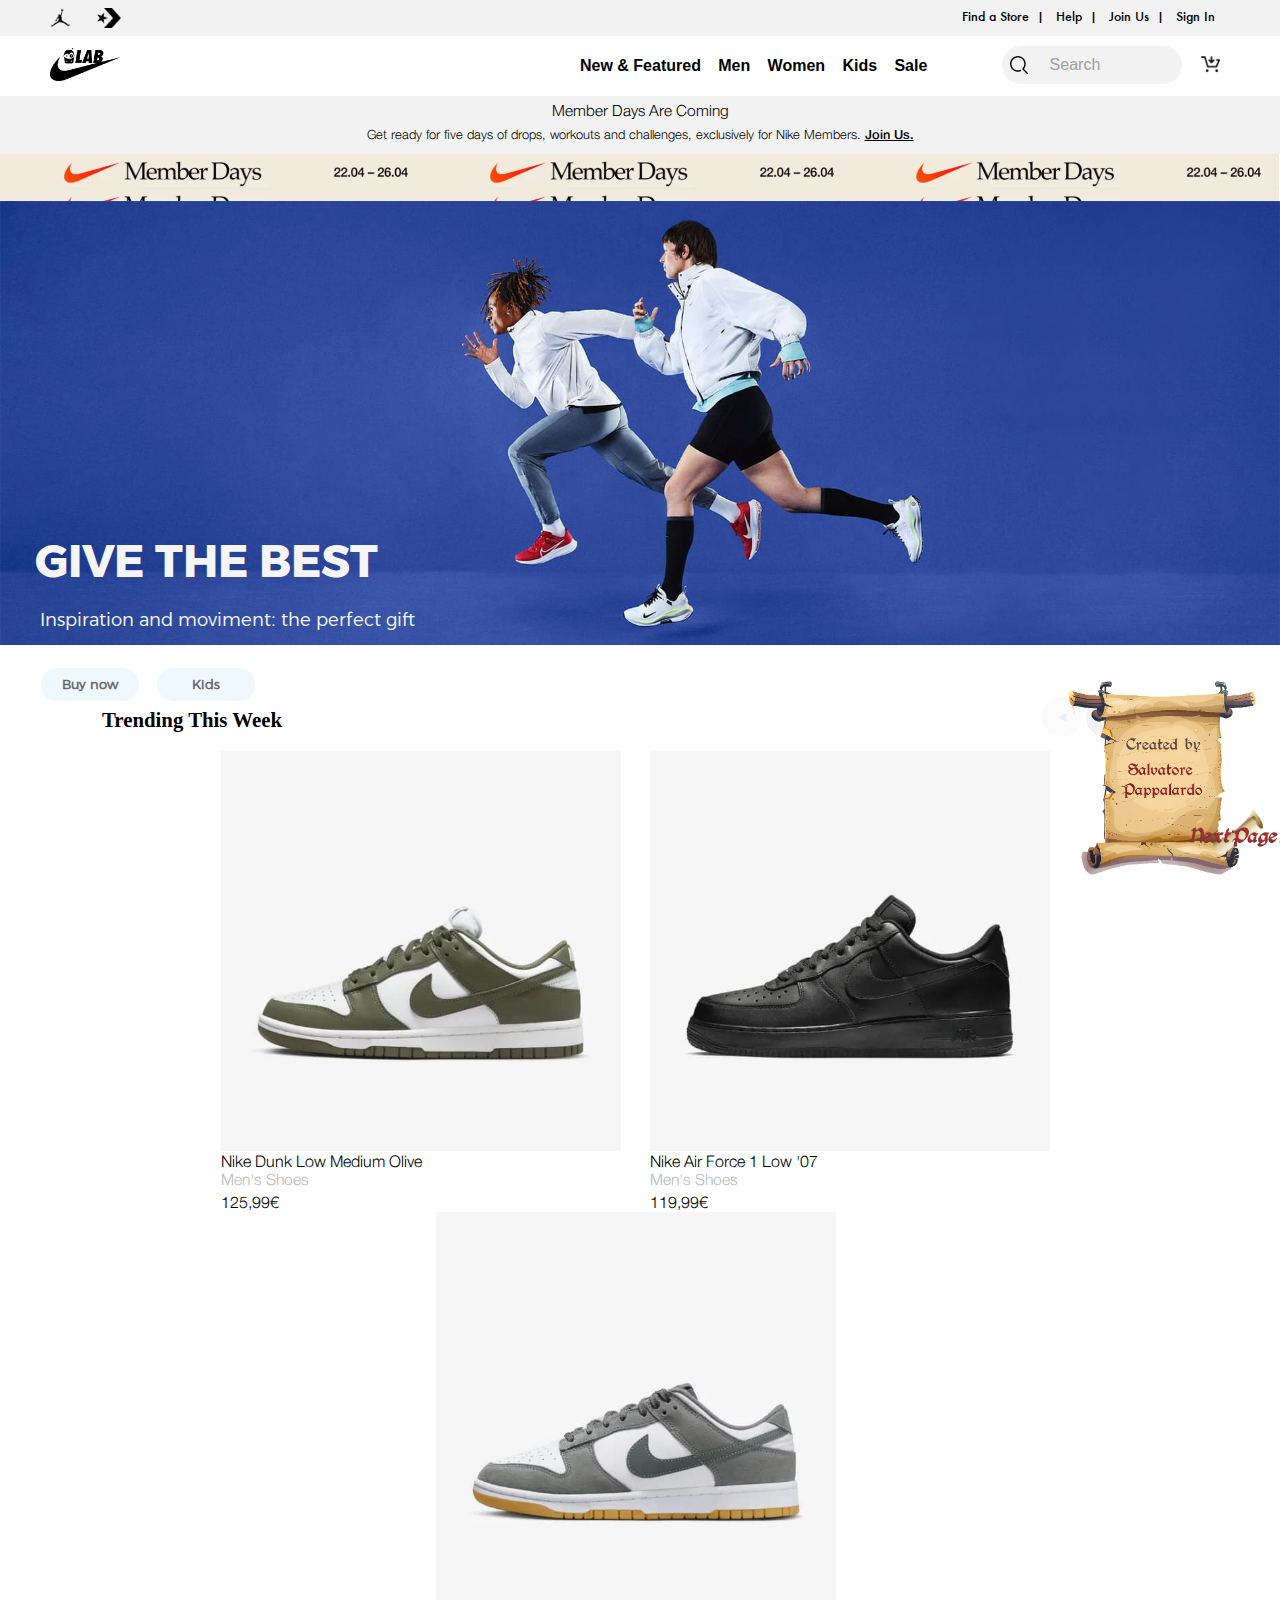
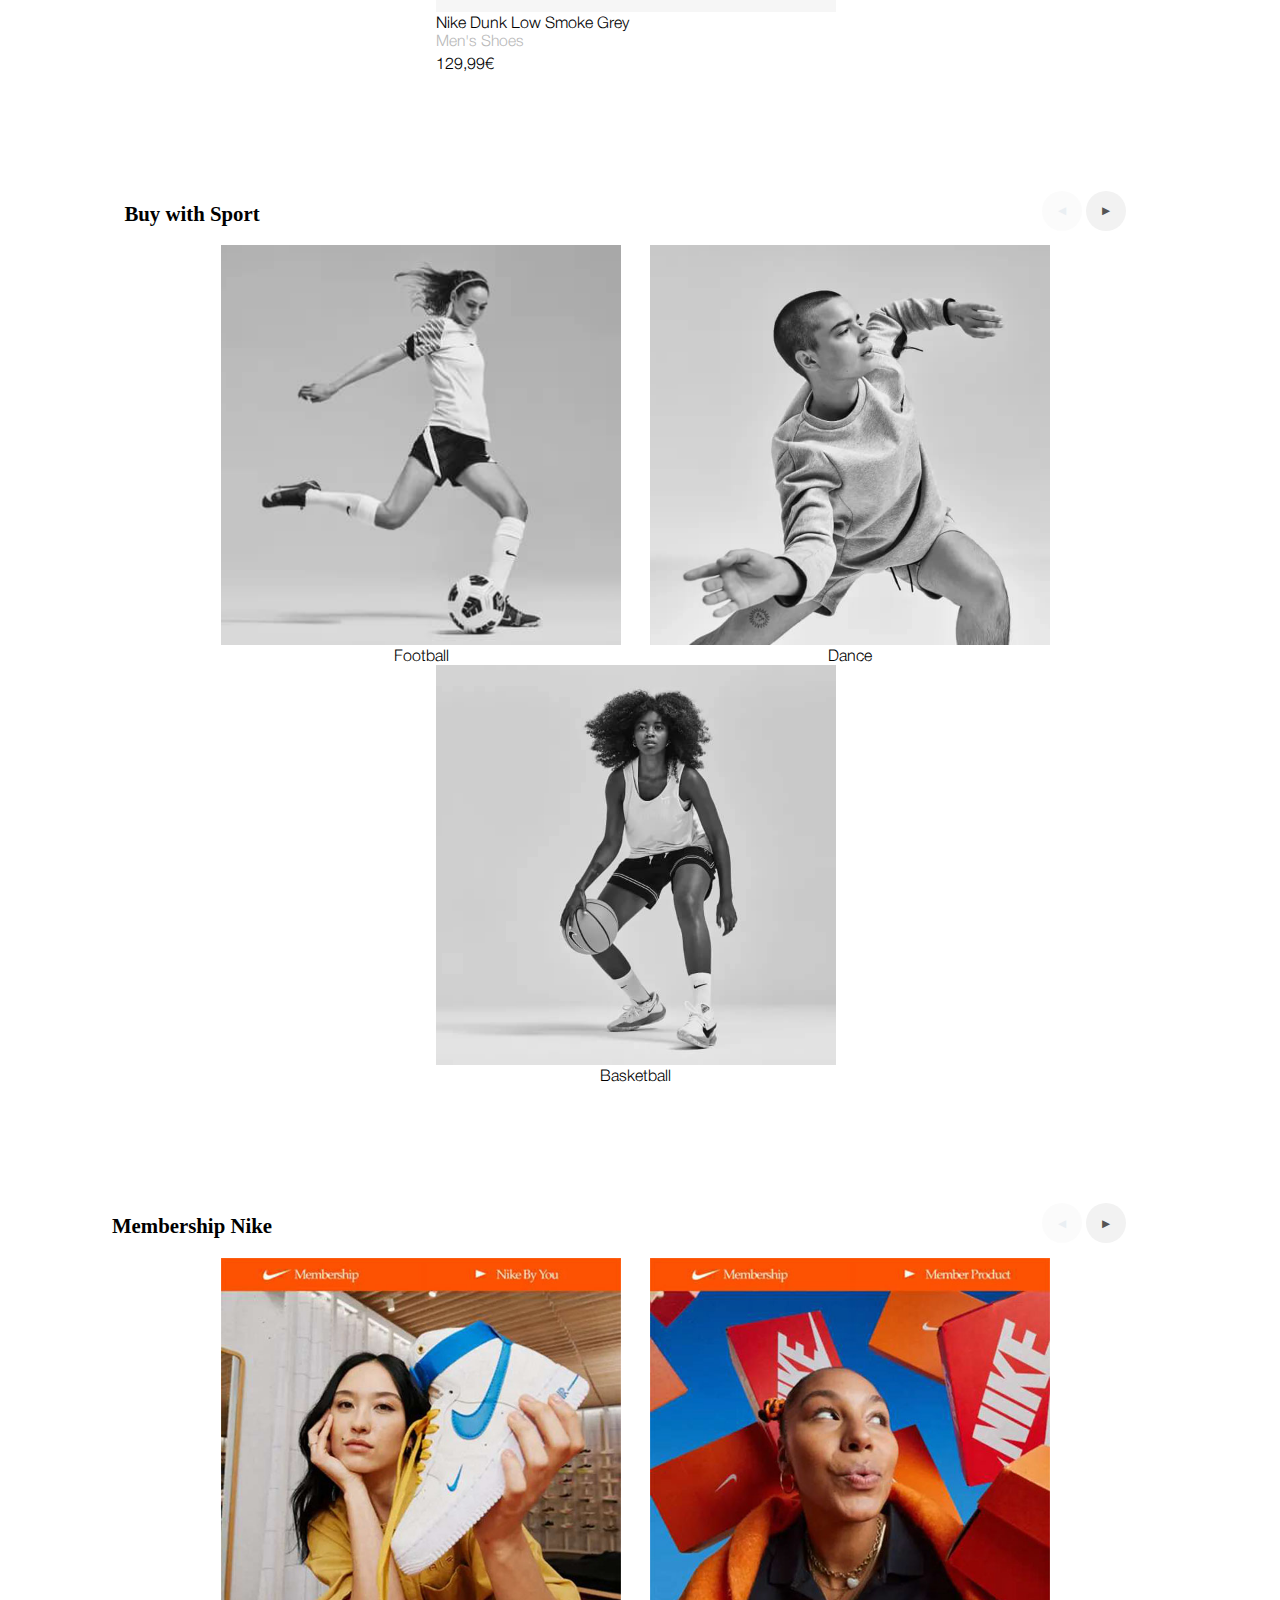
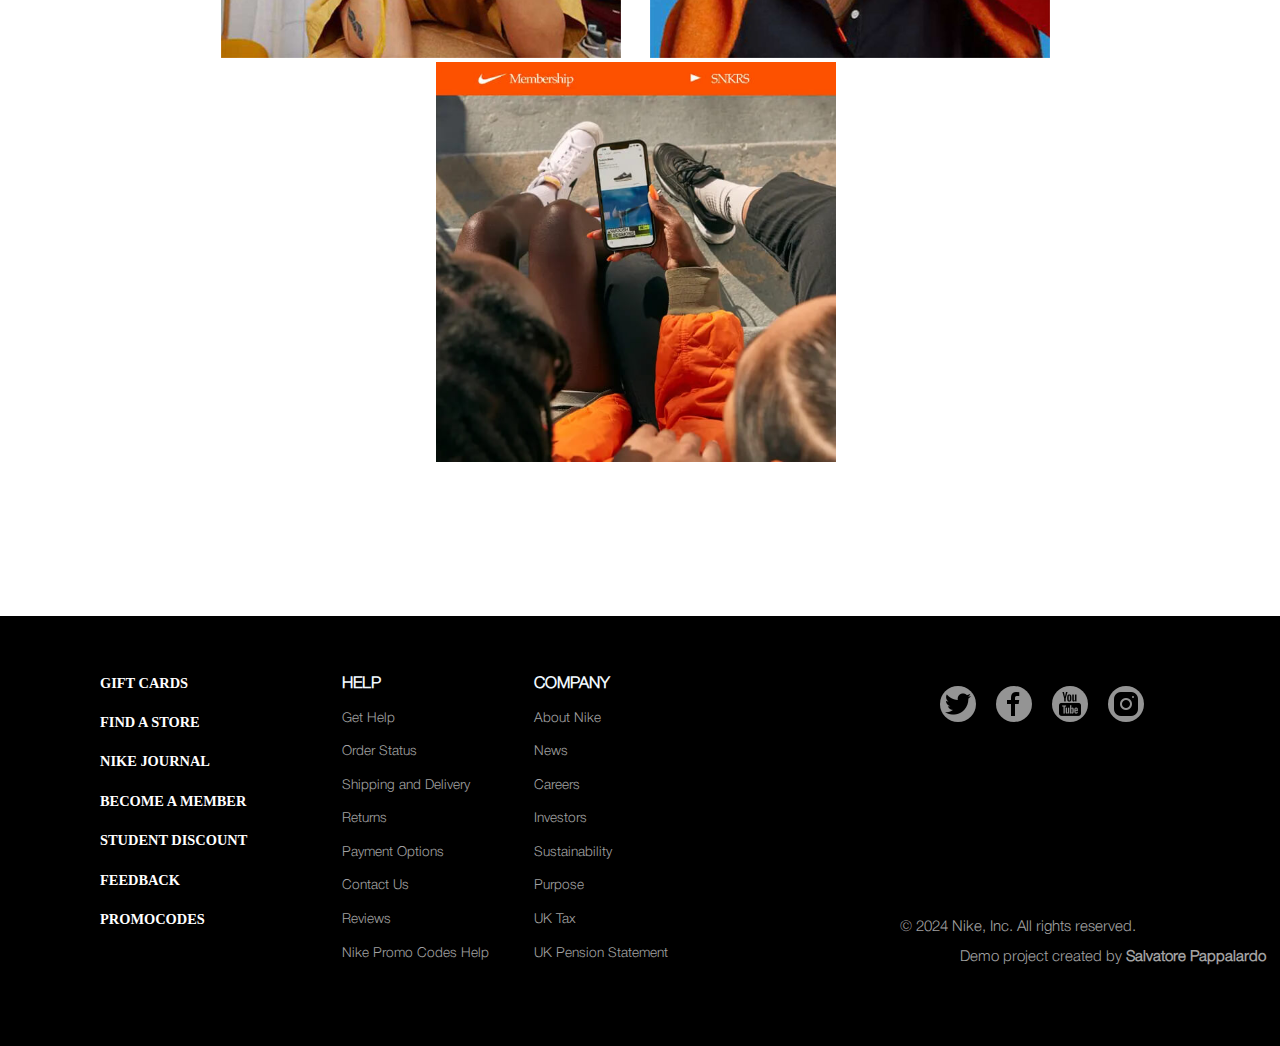
<file: index.html>
<!DOCTYPE html>
<html lang="en">
<head>
    <meta charset="UTF-8">
    <meta name="viewport" content="width=device-width, initial-scale=1.0">
    <link rel="stylesheet" href="css/cssReset.css">
    <link rel="stylesheet" href="css/style.css">
    <script src="js/script.js" defer></script>
    <link rel="icon" type="image/png" href="IMG/logoTitle.png"> 
    <title>Nike. Just Do It</title>
</head>
<body>
    <div id="demoFixed">
        <img src="Img/demoFixed/wooden-frameModReSized.png" width="200px" height="206px">
</div>
<button type="button" id="nextPage"></button>

    <section id="Wrapper">
        <!-- -------------------------------------------------------------   HEADER-->
    <header>
        <section id="UpperHead">
<div class="leftLogos">
    <a href="https://www.nike.com/jordan" target="_blank"><img src="Img/Header/icons8-air-jordan-50.png" alt="Jordan"></img></a>
    <a href="https://www.converse.com/" target="_blank"><img src="Img/Header/Converse2resize.png" alt="Jordan"></img></a>
</div>

<div class="UpperList">
    <nav>
<ul>
    <li>Find a Store</li>
    <li>Help</li>
    <li>Join Us</li>
    <li>Sign In</li>
</ul>
</nav>
</div>
</section>

        <section id="MidHead">
<div class="leftMainLogo">
    <img src="Img/logosmall.png">
</div>
<div class="homeCategories">
   <nav>
    <ul>
        <li>New & Featured</li>
        <li>Men</li>
        <li>Women</li>
        <li>Kids</li>
        <li>Sale</li>
    </ul>
   </nav> 
</div>
<div class="wrapperSearchbar"><div></div>
<input type="text" placeholder="Search" id="searchbar"></div>
<div id="rightIcons">
    <ul>
        <li><img src="Img/Header/heart.png"></li>
        <li><img src="Img/Header/basket.png"></li>
    </ul>
</div>

</section>
 <!-- -------------------------------------------------------------  SLIDER HEADER-->
<section id="Slider">
    <div class="visualizzato">
        <span>Member Days Are Coming</span>
<p>
    Get ready for five days of drops, workouts and challenges, exclusively for Nike Members. <span class="joinUs">Join Us.</span> 
</p></div>
    <div>Shop All New Arrivals
        <p class="joinUs">Just Do It!</p>
    </div>
    <div><span>Free Delivery & Returns</span>
        <p>Nike Members get free delivery and free 30-day returns. Learn More <span class="joinUs">Join Us</span></p></div>
</section>
</header>
<main>
<section id="topBanner">
    <div></div>
    <div></div>
    <div></div>
</section>
<section id="mainBanner">
    <img src="Img/Home-page/hero-banner.jpg">
    <div class="textOnBanner">
        GIVE THE BEST
        <p>Inspiration and moviment: the perfect gift</p>

        <button>
Buy now
        </button>
        <button>
Kids
        </button>
    </div>
</section>

 <!-- -------------------------------------------------------------  SHOES SHOWCASE-->

<section id="showShoes">
    <h3>Trending This Week</h3>
   <div class="shoesButtons">
    <button>
        ◄
    </button>
    <button>
        ►
    </button>
</div>
    <div class="shoesWrapper">
    <div class="firstWindow">
        <div class="imgShoe">
        </div>
       <div class="descriptionPrice">
        <p></p>
        <p>Woman shoes</p>    
        <p></p>
        </div>
    </div>
    <div class="secondWindow">
        <div class="imgShoe">
        </div>
       <div class="descriptionPrice">
        <p></p>
        <p>Man shoes</p>    
        <p>199£</p>
        </div> 
    </div>
    <div class="thirdWindow">
        <div class="imgShoe">
        </div>
       <div class="descriptionPrice">
        <p></p>
        <p>Kid shoes</p>  
        <p>199£</p>
        </div>
    </div>
</section>

 <!-- -------------------------------------------------------------  SPORT SHOWCASE-->

<section id="showSport">
    <h3>Buy with Sport</h3>
   <div class="sportButtons">
    <button>
        ◄
    </button>
    <button>
        ►
    </button>
</div>
    <div class="sportWrapper">
    <div class="firstWindow">
        <div class="imgSport">
        </div>
        <div class="sportName">
            <p></p>
        </div>
        </div>
    
    <div class="secondWindow">
        <div class="imgSport">
        </div>
        <div class="sportName">
            <p></p>
        </div>
    </div>
    <div class="thirdWindow">
        <div class="imgSport">
        </div>
        <div class="sportName">
            <p></p>
        </div>    
    </div>
</section>

 <!-- -------------------------------------------------------------  ADVERTS SHOWCASE-->

<section id="showAd">
    <h3>Membership Nike</h3>
   <div class="adButtons">
    <button>
        ◄
    </button>
    <button>
        ►
    </button>
</div>
    <div class="adWrapper">
    <div class="firstWindow">
        <div class="imgAd">
        </div>
    
        </div>
    
    <div class="secondWindow">
        <div class="imgAd">
        </div>
       
    </div>
    <div class="thirdWindow">
        <div class="imgAd">
        </div>
        
    </div>
</section>
</main>
<footer>
<div class="footerPromos"> 
<nav>
    <ul>
        <li>GIFT CARDS</li>
        <li>FIND A STORE</li>
        <li>NIKE JOURNAL</li>
        <li>BECOME A MEMBER</li>
        <li>STUDENT DISCOUNT</li>
        <li>FEEDBACK</li>
        <li>PROMOCODES</li>
    </ul>
</nav>
</div>
<div class="footerHelp">
    <nav>
        <ul>
            <li class="firstOfList">HELP</li>
            <li>Get Help</li>
            <li>Order Status</li>
            <li>Shipping and Delivery</li>
            <li>Returns</li>
            <li>Payment Options</li>
            <li>Contact Us</li>
            <li>Reviews</li>
            <li>Nike Promo Codes Help</li>
        </ul>
    </nav>
</div>
<div class="footerCompany">
    <nav>
        <ul>
            <li class="firstOfList">COMPANY</li>
            <li>About Nike</li>
            <li>News</li>
            <li>Careers</li>
            <li>Investors</li>
            <li>Sustainability</li>
            <li>Purpose</li>
            <li>UK Tax</li>
            <li>UK Pension Statement</li>
        </ul>
    </nav>
</div>
<div class="sprite">
    <div></div>
    <div></div>
    <div></div>
    <div></div>
</div>
<div class="footerCopy">© 2024 Nike, Inc. All rights reserved. <p>Demo project created by <b>Salvatore Pappalardo</b></p></div>
</footer>
    
</body>
</html>
</file>
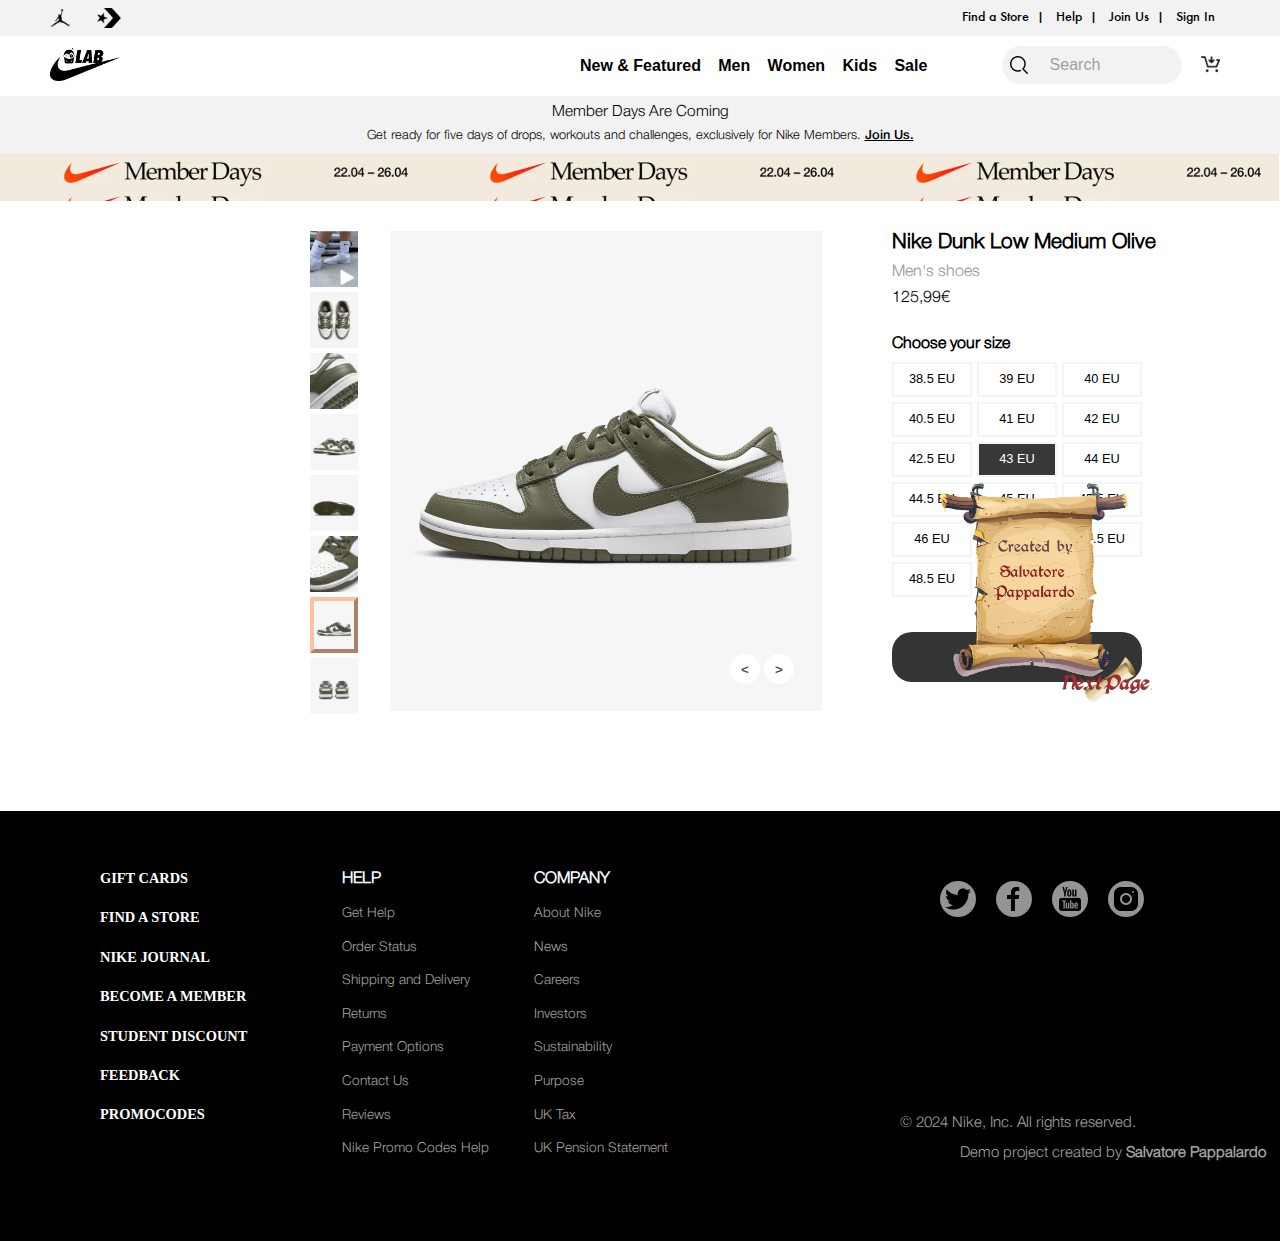
<file: page2.html>
<!DOCTYPE html>
<html lang="en">

<head>
    <meta charset="UTF-8">
    <meta name="viewport" content="width=device-width, initial-scale=1.0">
    <link rel="stylesheet" href="css/cssReset.css">
    <link rel="stylesheet" href="css/style.css">
    <script src="js/page2script.js" defer></script>
    <link rel="icon" type="image/png" href="IMG/logoTitle.png">
    <title>Nike. Just Do It</title>
</head>

<body>
    <div id="demoFixed_pg2">
        <img src="Img/demoFixed/wooden-frameModReSized.png" width="200px" height="206px">
</div>
<button type="button" id="nextPage_pg2"></button>


    <div id="coverUnderBasket"></div>
    <section id="Wrapper">
        <!-- -------------------------------------------------------------   HEADER-->
        <header>    
            <!-- BASKET DI ACQUISTO-->
            <section id="itemAdded">
                <div>
                    <span class="smallV"></span>Added to the bag <span><button type="button">x</button></span>
                    <div class="productBasket">
                        <div class="imgProduct">
                        </div>
                        <div class="detailsProduct">
                            <p>Nike Dunk Low Olive</p>
                            <p>Men's shoes</p>
                            <p class="sizeBasket"></p>
                            <p>125,99€</p>
                        </div>
                        <div id="buttonsBasket">
                            <button type="button">View in the Bag</button>
                            <button type="button">Buy</button>
                        </div>
                    </div>
                    </div>
                </div>
            </section>


            <section id="UpperHead">
                <div class="leftLogos">
                    <a href="https://www.nike.com/jordan" target="_blank"><img src="Img/Header/icons8-air-jordan-50.png"
                            alt="Jordan"></img></a>
                    <a href="https://www.converse.com/" target="_blank"><img src="Img/Header/Converse2resize.png"
                            alt="Jordan"></img></a>
                </div>

                <div class="UpperList">
                    <nav>
                        <ul>
                            <li>Find a Store</li>
                            <li>Help</li>
                            <li>Join Us</li>
                            <li>Sign In</li>
                        </ul>
                    </nav>
                </div>
            </section>

            <section id="MidHead">
                <div class="leftMainLogo">
                    <img src="Img/logosmall.png">
                </div>
                <div class="homeCategories">
                    <nav>
                        <ul>
                            <li>New & Featured</li>
                            <li>Men</li>
                            <li>Women</li>
                            <li>Kids</li>
                            <li>Sale</li>
                        </ul>
                    </nav>
                </div>
                <div class="wrapperSearchbar">
                    <div></div>
                    <input type="text" placeholder="Search" id="searchbar">
                </div>
                <div id="rightIcons">
                    <ul>
                        <li><img src="Img/Header/heart.png"></li>
                        <li><img src="Img/Header/basket.png"></li>
                    </ul>

                </div>

            </section>
            <!-- -------------------------------------------------------------  SLIDER HEADER-->
            <section id="Slider">
                <div class="visualizzato">
                    <span>Member Days Are Coming</span>
            <p>
                Get ready for five days of drops, workouts and challenges, exclusively for Nike Members. <span class="joinUs">Join Us.</span> 
            </p></div>
                <div>Shop All New Arrivals
                    <p class="joinUs">Just Do It!</p>
                </div>
                <div><span>Free Delivery & Returns</span>
                    <p>Nike Members get free delivery and free 30-day returns. Learn More <span class="joinUs">Join Us</span></p></div>
            </section>
            </header>
           
        <main>
            <section id="topBanner">
                <div></div>
                <div></div>
                <div></div>
            </section>
            <section id="shoesImgList">
                <ul>
                    <div class="clickable">
                        <img src="Img/Scarpa_2/preVideo.png" alt="shoeVideo">
                    </div>
                    <div class="clickable">
                        <img src="Img/Scarpa_2/1.jpg" alt="shoe">
                    </div>
                    <div class="clickable">
                        <img src="Img/Scarpa_2/2.jpg" alt="shoe">
                    </div>
                    <div class="clickable">
                        <img src="Img/Scarpa_2/3.jpg" alt="shoe">
                    </div>
                    <div class="clickable">
                        <img src="Img/Scarpa_2/4.jpg" alt="shoe">
                    </div>
                    <div class="clickable">
                        <img src="Img/Scarpa_2/5.jpg" alt="shoe">
                    </div>
                    <div  class="border clickable">
                        <img src="Img/Scarpa_2/6.jpg" alt="shoe">
                    </div>
                    <div class="clickable">
                        <img src="Img/Scarpa_2/7.jpg" alt="shoe">
                    </div>

                </ul>
            </section>
            <section id="bigShow">
                <div class="frameImg"></div>
                <div class="buttons">
                    <button type="button" class="clickable">
                        &lt;
                    </button>
                    <button type="button" class="clickable">
                        &gt;
                    </button>
                </div>
            </section>
            <section id="sizes">
                <h2>Nike Dunk Low Medium Olive</h2>
                <p>Men's shoes</p>
                <p>125,99€</p>

                <h4>Choose your size</h4>
             <div id="whereToInsertSizes"></div>
             <div id="addToButton">
                <button type="button" id="realButton">Add to Bag</button>
             </div>
             </div>
            </section>
            
        </main>
        <footer>
            <div class="footerPromos">
                <nav>
                    <ul>
                        <li>GIFT CARDS</li>
                        <li>FIND A STORE</li>
                        <li>NIKE JOURNAL</li>
                        <li>BECOME A MEMBER</li>
                        <li>STUDENT DISCOUNT</li>
                        <li>FEEDBACK</li>
                        <li>PROMOCODES</li>
                    </ul>
                </nav>
            </div>
            <div class="footerHelp">
                <nav>
                    <ul>
                        <li class="firstOfList">HELP</li>
                        <li>Get Help</li>
                        <li>Order Status</li>
                        <li>Shipping and Delivery</li>
                        <li>Returns</li>
                        <li>Payment Options</li>
                        <li>Contact Us</li>
                        <li>Reviews</li>
                        <li>Nike Promo Codes Help</li>
                    </ul>
                </nav>
            </div>
            <div class="footerCompany">
                <nav>
                    <ul>
                        <li class="firstOfList">COMPANY</li>
                        <li>About Nike</li>
                        <li>News</li>
                        <li>Careers</li>
                        <li>Investors</li>
                        <li>Sustainability</li>
                        <li>Purpose</li>
                        <li>UK Tax</li>
                        <li>UK Pension Statement</li>
                    </ul>
                </nav>
            </div>
            <div class="sprite">
                <div></div>
                <div></div>
                <div></div>
                <div></div>
            </div>
            <div class="footerCopy">© 2024 Nike, Inc. All rights reserved. <p>Demo project created by <b>Salvatore
                        Pappalardo</b></p>
            </div>
        </footer>


</body>

</html>
</file>
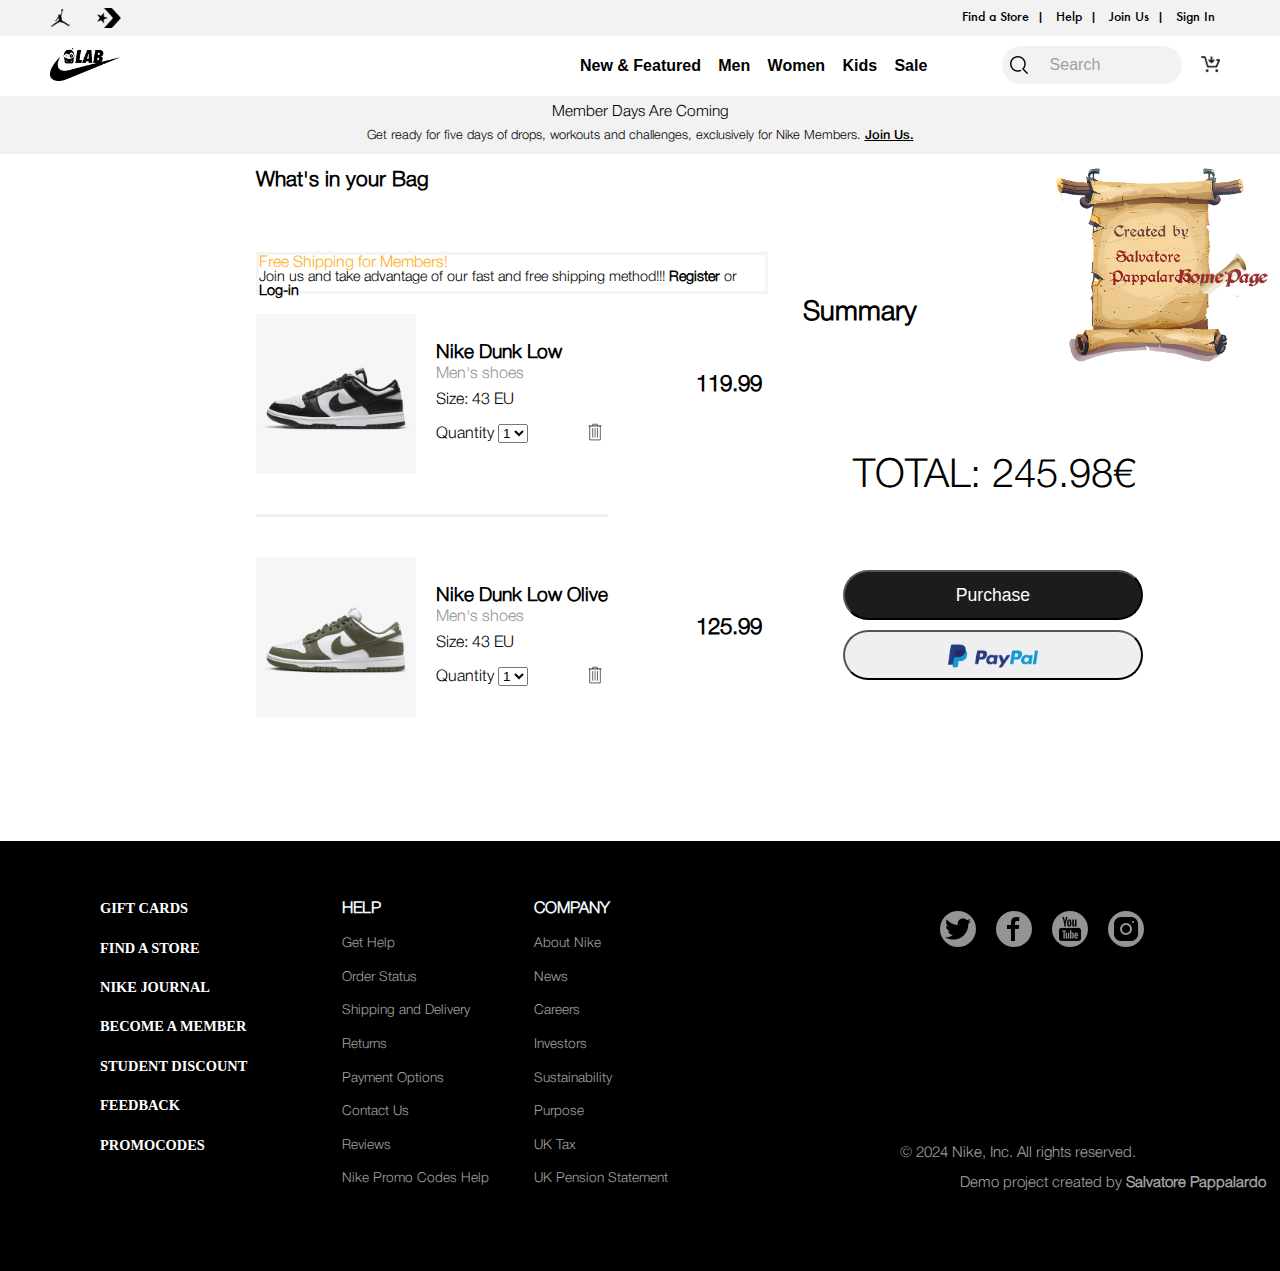
<file: page3.html>
<!DOCTYPE html>
<html lang="en">

<head>
    <meta charset="UTF-8">
    <meta name="viewport" content="width=device-width, initial-scale=1.0">
    <link rel="stylesheet" href="css/cssReset.css">
    <link rel="stylesheet" href="css/style.css">
    <script src="js/page3script.js" defer></script>
    <link rel="icon" type="image/png" href="IMG/logoTitle.png">
    <title>Nike. Just Do It</title>
</head>

<body>
    <div id="demoFixed_pg3">
        <img src="Img/demoFixed/wooden-frameModReSized.png" width="200px" height="206px">
</div>
<button type="button" id="nextPage_pg3"></button>

    <section id="Wrapper">
        <!-- -------------------------------------------------------------   HEADER-->
        <header>
            <section id="UpperHead">
                <div class="leftLogos">
                    <a href="https://www.nike.com/jordan" target="_blank"><img src="Img/Header/icons8-air-jordan-50.png"
                            alt="Jordan"></img></a>
                    <a href="https://www.converse.com/" target="_blank"><img src="Img/Header/Converse2resize.png"
                            alt="Jordan"></img></a>
                </div>

                <div class="UpperList">
                    <nav>
                        <ul>
                            <li>Find a Store</li>
                            <li>Help</li>
                            <li>Join Us</li>
                            <li>Sign In</li>
                        </ul>
                    </nav>
                </div>
            </section>

            <section id="MidHead">
                <div class="leftMainLogo">
                    <img src="Img/logosmall.png">
                </div>
                <div class="homeCategories">
                    <nav>
                        <ul>
                            <li>New & Featured</li>
                            <li>Men</li>
                            <li>Women</li>
                            <li>Kids</li>
                            <li>Sale</li>
                        </ul>
                    </nav>
                </div>
                <div class="wrapperSearchbar">
                    <div></div>
                    <input type="text" placeholder="Search" id="searchbar">
                </div>
                <div id="rightIcons">
                    <ul>
                        <li><img src="Img/Header/heart.png"></li>
                        <li><img src="Img/Header/basket.png"></li>
                    </ul>
                </div>

            </section>
            <!-- -------------------------------------------------------------  SLIDER HEADER-->
            <section id="Slider">
                <div class="visualizzato">
                    <span>Member Days Are Coming</span>
            <p>
                Get ready for five days of drops, workouts and challenges, exclusively for Nike Members. <span class="joinUs">Join Us.</span> 
            </p></div>
                <div>Shop All New Arrivals
                    <p class="joinUs">Just Do It!</p>
                </div>
                <div><span>Free Delivery & Returns</span>
                    <p>Nike Members get free delivery and free 30-day returns. Learn More <span class="joinUs">Join Us</span></p></div>
            </section>
            </header>
        
        <main>

            <section id="wrapperBasketPage">
                <h2>What's in your Bag</h2>
                <div id="column1">
                    <div class="advertMember">
                        <p>Free Shipping for Members!</p>
                        <p>Join us and take advantage of our fast and free shipping method!!! <span>Register</span> or
                            <span>Log-in</span></p>
                    </div>
                    <div class="shoesBought">
                        <div id="shoeBasket1">
                            <div class="imgShoeBasket1"></div>
                            <div class="detailShoeBasket1">
                                <div id="binShoe1">
                                </div>
                                <p>Nike Dunk Low</p>
                                <p>Men's shoes</p>
                                <p>Size: 43 EU</p>
                                <div id="selectQuantity">
                                    Quantity
                                    <select name="Quantity" id="quantity1" onchange="selectedChange()">
                                        <option value="1" selected>1</option>
                                        <option value="2">2</option>
                                        <option value="3">3</option>
                                        <option value="4">4</option>
                                        <option value="5">5</option>
                                      </select>
                                </div>
                                <div class="priceshoeBasket1">119.99</div>
                            </div>
                            
                        </div>
                        <div id="shoeBasket2">
                            <div class="imgShoeBasket2"></div>
                            <div class="detailShoeBasket2">
                                <div id="binShoe2">
                                </div>
                                <p>Nike Dunk Low Olive</p>
                                <p>Men's shoes</p>
                                <p>Size: 43 EU</p>
                                <div id="selectQuantity">
                                    Quantity
                                    <select name="Quantity" id="quantity2" onchange="selectedChange()">
                                        <option value="1" selected>1</option>
                                        <option value="2">2</option>
                                        <option value="3">3</option>
                                        <option value="4">4</option>
                                        <option value="5">5</option>
                                      </select>
                                </div>
                                <div class="priceshoeBasket2">125.99</div>
                            </div>
                            
                        </div>
                    </div>
                </div>
                <div id="column2">
                    <p>Summary</p>
                    <div class="wrapperColumn2">
                    <p class="total"></p>
                <div class="endButtons">
                    <button type="button" id="purchase">Purchase</button>
                    <button type="button" id="paypal"><img src="Img/misc/paypal.png"></button>
                </div>
                </div>
                </div>

            </section>
        </main>
        <footer>
            <div class="footerPromos">
                <nav>
                    <ul>
                        <li>GIFT CARDS</li>
                        <li>FIND A STORE</li>
                        <li>NIKE JOURNAL</li>
                        <li>BECOME A MEMBER</li>
                        <li>STUDENT DISCOUNT</li>
                        <li>FEEDBACK</li>
                        <li>PROMOCODES</li>
                    </ul>
                </nav>
            </div>
            <div class="footerHelp">
                <nav>
                    <ul>
                        <li class="firstOfList">HELP</li>
                        <li>Get Help</li>
                        <li>Order Status</li>
                        <li>Shipping and Delivery</li>
                        <li>Returns</li>
                        <li>Payment Options</li>
                        <li>Contact Us</li>
                        <li>Reviews</li>
                        <li>Nike Promo Codes Help</li>
                    </ul>
                </nav>
            </div>
            <div class="footerCompany">
                <nav>
                    <ul>
                        <li class="firstOfList">COMPANY</li>
                        <li>About Nike</li>
                        <li>News</li>
                        <li>Careers</li>
                        <li>Investors</li>
                        <li>Sustainability</li>
                        <li>Purpose</li>
                        <li>UK Tax</li>
                        <li>UK Pension Statement</li>
                    </ul>
                </nav>
            </div>
            <div class="sprite">
                <div></div>
                <div></div>
                <div></div>
                <div></div>
            </div>
            <div class="footerCopy">© 2024 Nike, Inc. All rights reserved. <p>Demo project created by <b>Salvatore
                        Pappalardo</b></p>
            </div>
        </footer>

</body>

</html>
</file>
<file: css/style.css>
*{
    box-sizing: border-box;
}
body{
    overflow-x: hidden; /* SERVE A NASCONDERE LA SCROLLBAR PER L'AGGIUNTA AL CARRELLO*/
    font-family: helveticaLight;
}
/*       MOSTRA DEMO   */
#demoFixed{
    position: fixed;
    background-color: transparent;
    z-index: 500;
    left:83%;
    top:75%;
}


#nextPage{
    position: fixed;
    background-image: url('../Img/demoFixed/pergamenaChiusaNOREDReSized.png');
    width: 90px;
    height: 45px;
    background-size: contain;
    background-color: transparent;
    z-index: 510;
    left:93%;
    top:90%;
    border: none;
}
  /*page2*/
#demoFixed_pg2{
    position: fixed;
    background-color: transparent;
    z-index: 500;
    left:73%;
    top:53%;
}


#nextPage_pg2{
    position: fixed;
    background-image: url('../Img/demoFixed/pergamenaChiusaNOREDReSized.png');
    width: 90px;
    height: 45px;
    background-size: contain;
    background-color: transparent;
    z-index: 510;
    left:83%;
    top:73%;
    border: none;
}

 /*page3*/
 #demoFixed_pg3{
    position: fixed;
    background-color: transparent;
    z-index: 500;
    left:82%;
    top:18%;
}


#nextPage_pg3{
    position: fixed;
    background-image: url('../Img/demoFixed/pergamenaChiusaHOMEPAGEReSized.png');
    width: 90px;
    height: 45px;
    background-size: contain;
    background-color: transparent;
    z-index: 510;
    left:92%;
    top:28%;
    border: none;
}


/* CLICCABILI*/
.clickable{
    cursor: pointer;
 }

 #coverUnderBasket{     /* LO SFONDO CHE VERRA' CREATO ALL APERTURA DEL BASKET*/
    display: none;
    position: absolute;
    z-index: 510;
    top:96px;
    width: 100%;
    height: 100%;
    background-color: rgba(0, 0, 0, 0.603);
 }
/*----------------------------------------------- CONTENITORI HEADER */
#UpperHead{
    width: 100%;
    height: 36px;
    background-color: #F2F2F2;
}


#MidHead{
    width: 100%;
    height: 60px;
    background-color: white;
    position: relative;
}

#Slider{
    width: 100%;
    height: 58px;
    background-color: #F2F2F2;
}

.leftLogos{
    width: 50%;
    display: block;
    float: left;
    margin-left: 50px; 
    margin-top: 8px;     
} 
.UpperList{
    display: block;
    position: relative;
    right:65px;
    min-width: 70px;
    float: right;
}

/*------------------------------------ LOGOS IN ALTO A SINISTRA */

.leftLogos a:nth-child(1) img{
   width: 21px;
   height: 20px;
   line-height: 12px;
}

.leftLogos a:nth-child(2) img{
    width: 26px;
    height: 20px;
    margin-left: 20px;
    line-height: 8px;
 }

/*------------------------------------ PROPRIETA' LISTA IN ALTO A DESTRA */
.UpperList nav{
    line-height: 32px;
}
 .UpperList ul li{
    display: inline-block;
    font-family: futura;
    font-size: 0.875em;
 }

/*------------------------------------BARRA CENTRALE HEADER */

.leftMainLogo{
    display: block;
    float: left;
    width: 15%;
}
 .leftMainLogo img{
   width: 70px;
   height: auto;
   margin-left: 50px;
   margin-top: 12px; 
 }

 .homeCategories{
    display: block;
    float: left;
    position: absolute;
    z-index: 0;
   left:580px;
min-width: 150px;
max-width: 600px;
 }

 .homeCategories nav{
    line-height: 60px;
 }

 .homeCategories li{
    display: inline-block;
    font-family:Arial, Helvetica, sans-serif;
    font-weight: bolder;
    font-size: 1em;
 }

 /*-----------------------------------------SEARCH BAR */
 
.wrapperSearchbar{
    position: absolute;
    left: 78.25%;
    top: 10px;
    display: block;
    float: left;
    background-color: #F2F2F2;
    border-top-left-radius: 20px; 
    border-bottom-left-radius: 20px; 
    border-top-right-radius: 20px; 
    border-bottom-right-radius: 20px; 
width: 180px;
height: 38px;
}
.wrapperSearchbar div{
    width: 20%;
    height: 100%;
    border-top-right-radius: 20px; 
    border-bottom-right-radius: 20px; 
    border-top-left-radius: 20px; 
    border-bottom-left-radius: 20px; 
    background-image: url('../Img/Header/glass.png');
    background-repeat: no-repeat;
    background-position: 5px 7px;
}

#searchbar{
display: block;
box-sizing: content-box;
position: absolute;
border: none;
bottom: 1px;
left: 40px;
border-top-right-radius: 20px; 
    border-bottom-right-radius: 20px; 
    width: 129px;
height: 35px;
background-color: rgba(0, 0, 0, 0);
font-size: 1em;
padding-left: 8px;
}


#searchbar::placeholder{
    color: rgb(160, 160, 160);
}

 /*-----------------------------------------LEFT ICONS */

#rightIcons{
    float: right;
    margin-right: 38px;
}
#rightIcons li{
    float:left;
    margin-top: 13px;
    width: 32px;
    height: 32px;
    border-radius: 50%;
    margin-right:15px;
}

#rightIcons img{
    margin-left: 6px;
    margin-top: 6px;
width: 58%;
}

/*---------------------------------------SLIDER */
#Slider{
    position:relative;
    overflow: hidden;
}
#Slider div{
    width: 100%;
    height: 100%;
position: absolute;
text-align: center;
padding-top: 5px;
line-height: 23px;
font-family:helveticaLight;
font-size: 0.8em;
}

#Slider div:nth-child(1){
    width: 100%;
    height: 100%;
position: absolute;
left: 100%;
text-align: center;
}

#Slider div:nth-child(2){
    width: 100%;
    height: 100%;
position: absolute;
left: 100%;
text-align: center;
}

#Slider div:nth-child(3){
    width: 100%;
    height: 100%;
position: absolute;
left: 100%;
text-align: center;
}

.visualizzato {
    left: 0% !important;
    transition: 1s;
}

.onLeft{
    left: -100% !important;
    transition: 1s;
}

.visualizzato span{
    font-size: 1.2em;
}

.visualizzato .joinUs{
    font-size: 1em;
    font-family: helvetica;
    text-decoration: underline;
}
/*-------------------------------------- BANNER */
#topBanner{
    width: 100%;
    height: 47px;
}

#topBanner div{
    float: left;
    width: 33.3%;
    height: 100%;
background-image: url('../Img/Header/banner.png');
background-size:contain;
}

#mainBanner{
    position: relative;
    /*margin-top:15px;*/
    width: 100%;
}
#mainBanner img{
    width: 100%;
}
.textOnBanner{
    width: 500px;
    height: 500px;
    position: absolute;
    z-index: 2;
    color: whitesmoke;
    font-size: 2.8em;
    font-family: argentumBold;
    line-height: 50%;
    top: 350px;
    padding-left: 35px;
}

.textOnBanner p{
    margin-top: 36px;
    margin-left:5px;
    font-family: argentum;
    font-size: 0.4em;
}

.textOnBanner button{
    width:100px;
    height: 35px;
    border-top-right-radius: 20px; 
    border-bottom-right-radius: 20px; 
    border-top-left-radius: 20px; 
    border-bottom-left-radius: 20px; 
    background-color: aliceblue;
    margin-top: 35px;
    margin-left: 5px;
    border: 1px solid white;
    font-family: argentum;
    font-weight: bolder;
    color:rgb(105, 105, 105);
}

/*----------------------------------- SHOW SHOES*/
#showShoes{
/*    margin-left: 30px;*/
margin-top: 40px;
width: 95%;
text-align: center;
overflow: hidden;
margin-left: 40px;
    }
h3{
    display: block;
    width: 25%;
    float:left;
    font-family: argument;
    font-size: 1.3em;
}
    #showShoes .shoesButtons{
        float: right;
        margin-right: 130px;
        margin-top: 8px;
    }

    #showShoes .shoesButtons button{
        width: 40px;
        height: 40px;
        border-radius: 50%;
        border: none;
        color: rgb(85, 85, 85);
        background-color: #F2F2F2;
    }

#showShoes .shoesButtons button:nth-child(1){
    background-color: rgba(251, 251, 251, 0.885);
    color: rgb(234, 239, 243);
}

#showShoes .shoesWrapper{
    clear: both;
    width:100%;
}

#showShoes .shoesWrapper div{
    width: 400px;
    height: 400px;
    display: inline-block;
    margin-right: 25px;
    background-size: contain;
}

.descriptionPrice{
    text-align: left;
}
.descriptionPrice p:nth-child(2){
    color: #b8b8b8;
    font-size: 0.98em;
    margin-top: 3px;
    margin-bottom: 6px;
}

/*----------------------------------- SHOW SPORT*/

#showSport{
    /*    margin-left: 30px;*/
    margin-top: 110px;
    width: 95%;
    text-align: center;
    overflow: hidden;
    margin-left: 40px;
        }
    h3{
        display: block;
        width: 25%;
        float:left;
        font-family: helvetica;
        font-size: 1.3em;
    }
        #showSport .sportButtons{
            float: right;
            margin-right: 130px;
            margin-top: 8px;
        }
    
        #showSport .sportButtons button{
            width: 40px;
            height: 40px;
            border-radius: 50%;
            border: none;
            color: rgb(85, 85, 85);
            background-color: #F2F2F2;
        }
    
    #showSport .sportButtons button:nth-child(1){
        background-color: rgba(251, 251, 251, 0.885);
        color: rgb(234, 239, 243);
    }
    
    #showSport .sportWrapper{
        clear: both;
        width:100%;
    }
    
    #showSport .sportWrapper div{
        width: 400px;
        height: 400px;
        display: inline-block;
        margin-right: 25px;
        background-size:cover;
        background-position-x:-90px ;
    }


    /*----------------------------------- SHOW ADVERTS*/

#showAd{
    /*    margin-left: 30px;*/
    margin-top: 110px;
    width: 95%;
    text-align: center;
    overflow: hidden;
    margin-left: 40px;
        }
    h3{
        display: block;
        width: 25%;
        float:left;
        font-family: argument;
        font-size: 1.3em;
    }
        #showAd .adButtons{
            float: right;
            margin-right: 130px;
            margin-top: 8px;
        }
    
        #showAd .adButtons button{
            width: 40px;
            height: 40px;
            border-radius: 50%;
            border: none;
            color: rgb(85, 85, 85);
            background-color: #F2F2F2;
        }
    
    #showAd .adButtons button:nth-child(1){
        background-color: rgba(251, 251, 251, 0.885);
        color: rgb(234, 239, 243);
    }
    
    #showAd .adWrapper{
        clear: both;
        width:100%;
    }
    
    #showAd .adWrapper div{
        width: 400px;
        height: 400px;
        display: inline-block;
        margin-right: 25px;
        background-size:contain;

    }

/*------------------------FOOTER */
footer{
    padding-top: 60px;
    position: relative;
    background-color: black;
    width: 100%;
    height: 430px;
    margin-top: 150px;
}
footer div{
    float: left;
    width: 15%;
    color: white;
}
footer div:nth-child(1){
    margin-left: 100px;
    margin-right: 50px;
}

footer .footerPromos li{
    color: white;
    font-size: 0.9em;
    font-family:Cambria, Cochin, Georgia, Times, 'Times New Roman', serif;
    font-weight: bolder;
   margin-bottom: 25px;
}

footer .footerHelp li{
    font-size: 0.85em;
    margin-bottom: 20px;
    color: #a2a2a2;
}

footer .footerCompany li{
    font-size: 0.85em;
    margin-bottom: 20px;
    color: #a2a2a2;
}


footer .footerCompany .firstOfList{
    font-weight: bold;
    font-size: 1em;
    color: rgb(241, 249, 255);
    margin-bottom: 20px;
}
footer .footerHelp .firstOfList{
    font-weight: bold;
    font-size: 1em;
    color: rgb(241, 249, 255);
    margin-bottom: 20px;
}
footer .sprite{
    width: 300px;
    float:right;
    margin-left: 0;
    margin-right: 50px;
}
footer .sprite div{
    width: 36px;
    height: 36px;
float: left;
margin: 10px;
border-radius: 50%;
background-color:#949494;
}

footer .sprite div:nth-child(1){
    background-image: url('../Img/sprite/css_sprites.png');
    background-position-x:3px;
    background-position-y:3px;
}
footer .sprite div:nth-child(2){
    background-image: url('../Img/sprite/css_sprites.png');
    background-position-x:-27px;
    background-position-y:3px;
}
footer .sprite div:nth-child(3){
    background-image: url('../Img/sprite/css_sprites.png');
    background-position-x:-57px;
    background-position-y:3px;
}
footer .sprite div:nth-child(4){
    background-image: url('../Img/sprite/css_sprites.png');
    background-position-x:-87px;
    background-position-y:3px;
}

footer .footerCopy{
    width: 550px;
    font-size: 0.94em;
    color:#a2a2a2;
    clear: both;
    position: relative;
    left:900px;
    bottom:60px;
}
    footer .footerCopy p{
        margin-top: 15px;
        margin-left: 60px;
}

/*--------------------------------------- HOVER */
.leftLogos img:hover{
    filter: invert(50%);
}
.leftMainLogo img:hover{
    filter: invert(50%);
}

.UpperList ul li:hover{
    filter: invert(50%);
}

#searchbar:focus{
    background-color: #e9e9e9;
    outline: none;
   }

.wrapperSearchbar div:hover{
    background-color: #e9e9e9;
   }

   .wrapperSearchbar div:hover + #searchbar{
    background-color: #F2F2F2;
   }

   #rightIcons li:hover{
    background-color: #e9e9e9;
   }

   .textOnBanner button:hover{
    background-color: #e9e9e9;
    color: white;
   }
   footer{
    clear: both;
   }
   footer .sprite div:nth-child(1):hover{
    background-color: rgb(241, 249, 255);
   }
   footer .sprite div:nth-child(2):hover{
    background-color: rgb(241, 249, 255);
   }
   footer .sprite div:nth-child(3):hover{
    background-color: rgb(241, 249, 255);
   }
   footer .sprite div:nth-child(4):hover{
    background-color: rgb(241, 249, 255);
   }
/*------------------------------------------------------------------------------PAGINA 2--------------------------------*/
#shoesImgList{
    float: left;
width: 60px;
height: 480px;
margin-left: 310px;
margin-top: 30px;
margin-bottom: 100px;
}

#shoesImgList div{
    width: 48px;
    height: 56px;
    margin-bottom: 5px;
}


#shoesImgList div img{
    width: 100%;
    height: 100%;
}

.border{
    border-style: outset;
    border-width: 4px; /* Imposta la larghezza del bordo se necessario */
    border-color: #ffc09f;
}

#bigShow{
    position: relative;
    float: left;
    width:432px;
    height: 480px;
    margin-top: 30px;
    margin-left: 20px;
}
#bigShow .frameImg{
    width: 100%;
    height: 100%;
    background-image: url('../Img/Scarpa_2/6.jpg');
    background-size: cover;
    background-position-y:-60px;
    overflow: hidden;
}

#bigShow .buttons{
    position: absolute;
    z-index: 5;
    top:423px;
    left:340px;
}
#bigShow button{
    width: 30px;
    height: 30px;
    border-radius: 50%;
    border: none;
    color: rgb(85, 85, 85);
    font-weight: bold;
    background-color: #ffffff;
}
h2{
    padding-top: 0;
    margin-bottom: 10px;
    font-size: 1.3em;
}
#sizes{
    float: left;
    margin-top: 15px;
    margin-left: 70px;
}
#sizes p:first-of-type{
color: #949494;
}
#sizes p:last-of-type{
   margin-top:10px;
    }

#whereToInsertSizes{
width: 260px;
height: 245px;
}

.sizesBox{
    text-align: center;
    width: 80px;
    height: 35px;
    border: rgb(245, 245, 245) solid 2px;
    float: left;
    margin-right: 5px;
    margin-bottom: 5px;
    line-height: 30px;
    font-family:'Segoe UI', Tahoma, Geneva, Verdana, sans-serif;
    font-size: .8em;
}
h4{
    margin-top:30px;
    margin-bottom: 10px;
}

.styleSelectedSize{
    background-color: rgb(56, 56, 56);
    color: #ffffff;
}
#addToButton{
    margin-top: 25px;
    width: 250px;
    height: 50px;
}

#addToButton button{
    width: 100%;
    height: 100%;
    border-top-left-radius: 20px; 
    border-bottom-left-radius: 20px; 
    border-top-right-radius: 20px; 
    border-bottom-right-radius: 20px; 
    border:none;
    color: #ffffff;
    background-color: rgb(52, 52, 52);
}
#itemAdded{
    display: none;
    position: absolute;
    width: 280px;
    height: 170px;
    background-color: rgb(255, 255, 255);
    z-index: 511;
    left: 83%;
    top:96px;
}

.smallV{
    display:inline-block;
    width: 15px;
    height: 15px;
    margin-left:3px;
    margin-right: 5px;
background-image: url('../Img/Header/approved.png');
    background-size: cover;
}

#itemAdded span:nth-child(2){
    margin-left: 78px;
    height: 100%;
}
#itemAdded span:nth-child(2) button{
    background-color: #eaeaea6d;
    border-radius: 50%;
    border: none;
    font-size: 0.7em;
    color: rgb(90, 90, 90);
}

#itemAdded p{
margin-bottom: 10px;
}

#itemAdded .productBasket{
   width: 250px;
   height: 160px;
}

#itemAdded .productBasket .imgProduct{
    float: left;
    width: 80px;
    height: 80px;
    background-image: url('../Img/Scarpa_2/6.jpg');
    background-size: cover;
    background-position-y: -20px;
    margin-top: 10px;
    margin-left: 10px;
}

#itemAdded .productBasket .detailsProduct{
    float: left;
    margin-top: 15px;
    margin-left: 10px;
width: 120px;
height: 80px;
font-size: 0.7em;
    }

.detailsProduct p:nth-child(2){
    color: #949494;
}

.detailsProduct p:nth-child(4){
    margin-top: 5px;
} 

#itemAdded #buttonsBasket{
margin-left: 10px;
}

#itemAdded #buttonsBasket button{
    width:110px;
    height: 30px;
    margin-top: 10px;
    border-top-right-radius: 20px; 
    border-bottom-right-radius: 20px; 
    border-top-left-radius: 20px; 
    border-bottom-left-radius: 20px; 
    background-color:white;
    font-size: 0.65em;
}

#itemAdded #buttonsBasket button:last-of-type{
    background-color:rgb(37, 37, 37);
    color:#ffffff;
}
/*------------------------------------------------------------------------------PAGINA 3--------------------------------*/

/* COLONNA SINISTRA */

#wrapperBasketPage{
    width: 100%;
    height: 520px;
    margin-left: 20%;
}
#wrapperBasketPage #column1{
    width: 40%;
    height: 100%;
    float: left;
}
#wrapperBasketPage #column1 .advertMember{
    margin-top: 50px;
    width: 100%;
    height: 42px;
    border: #e9e9e980 solid 3px;
}

#wrapperBasketPage #column1 .advertMember p:first-of-type{
    color: rgba(255, 166, 0, 0.938);
    font-size: 1em;
}
#wrapperBasketPage #column1 .advertMember p:nth-of-type(2){
    font-size: 0.9em;
}

#wrapperBasketPage #column1 .advertMember span{
    font-weight: bold;
}
.shoesBought{
padding-top: 20px;
height: 100%;
position: relative;
}
/*------------------------------------------------SCARPA 1 IN BASKET */
#shoeBasket1{
    position: relative;
    
}

.imgShoeBasket1{
    background-image: url(../Img/Scarpa/4.jpg);
    background-size: cover;
    background-position-y:-30px;
    width:160px;
    height:160px;
    float: left;
    

}
.detailShoeBasket1{
    position: relative;
    float: left;
    margin-top: 30px;
    margin-left: 20px;
}

.detailShoeBasket1 p{
    font-size: 1.2em;
margin-bottom: 10px;
}
.detailShoeBasket1 p:nth-of-type(1){
    font-weight: bold;
    margin-bottom: 3px;
}
.detailShoeBasket1 p:nth-of-type(2){
    color: #949494;
    font-size: 1em;
}
.detailShoeBasket1 p:nth-of-type(3){
    font-size: 1em;
    margin-top: 5px;
}


.priceshoeBasket1{
    width: 50px;
    height: 50px;
    position: absolute;
    left: 260px;
    bottom:50px;
    font-size: 1.4em;
    font-weight: bold;
    clear: both;
}

#shoeBasket1 #selectQuantity{
    margin-top: 16px;
    width: 150px;
    height:50px;
}

#binShoe1{
    position: absolute;
    left:150px;
    bottom: 33px;
    width: 18px;
    height: 18px;
    background-image: url('../Img/misc/icons8-bin-50.png');
    background-size: contain;
}

/*------------------------------------------------SCARPA 2 IN BASKET */

#shoeBasket2{
    position: absolute;
    top:220px;
    border-top: #e9e9e9bd solid 3px;
    padding-top: 40px;
}

.imgShoeBasket2{
    background-image: url(../Img/Scarpa_2/6.jpg);
    background-size: cover;
    background-position-y:-30px;
    width:160px;
    height:160px;  
    float: left; 
}

#shoeBasket2 .detailShoeBasket2{
    position: relative;
    float: left;
    margin-top: 30px;
    margin-left: 20px;
}

.detailShoeBasket2 p{
    font-size: 1.2em;
margin-bottom: 10px;
}
.detailShoeBasket2 p:nth-of-type(1){
    font-weight: bold;
    margin-bottom: 3px;
}
.detailShoeBasket2 p:nth-of-type(2){
    color: #949494;
    font-size: 1em;
}
.detailShoeBasket2 p:nth-of-type(3){
    font-size: 1em;
    margin-top: 5px;
}


.priceshoeBasket2{
    width: 50px;
    height: 50px;
    position: absolute;
    left: 260px;
    bottom:50px;
    font-size: 1.4em;
    font-weight: bold;
    clear: both;
}

#shoeBasket2 #selectQuantity{
    margin-top: 16px;
    width: 150px;
    height:50px;
}

#binShoe2{
    position: absolute;
    left:150px;
    bottom: 33px;
    width: 18px;
    height: 18px;
    background-image: url('../Img/misc/icons8-bin-50.png');
    background-size: contain;
}

 /* COLONNA DESTRA */
 .wrapperColumn2{
    position: relative;
    height: 100%;
 }
  #wrapperBasketPage #column2{
   width: 30%;
   height: 80%;
   float: left;
   margin-left: 25px;
   margin-top: 70px;
 }

 #wrapperBasketPage #column2 .wrapperColumn2{
    padding-left: 50px;
 }
 #wrapperBasketPage #column2 span{
    display: inline-block;
 }
 #wrapperBasketPage #column2 p{
    display: inline-block;
 }

 #wrapperBasketPage #column2 > p{
    font-size: 1.7em;
    font-weight: bold;
    margin-top:28px;
    padding-left: 10px;
 }
                 
 #wrapperBasketPage #column2 .total{
    font-size: 1.2em;
    margin-top:30px;
    padding-left: 10px;
    display: inline-block;
    position: absolute;
    left:50px;
    top:100px;
    font-size: 2.5em;
 }


/*   BOTTONI FINALI*/

.endButtons{
    position: absolute;
    bottom:53px;
    z-index: 10;
    width: 100%;
}
.endButtons button{
    overflow: hidden;
    display:inline-block;
    width:300px;
    height: 50px;
    border-top-left-radius: 40px; 
    border-bottom-left-radius: 40px; 
    border-top-right-radius: 40px; 
    border-bottom-right-radius: 40px; 
    margin-bottom: 10px;
}
.endButtons button:nth-of-type(1){
    background-color: rgb(28, 28, 28);
    color: #ffffff;
    font-size: 1.1em;
}
.endButtons button:nth-of-type(2) img{
    position: relative;
    width: 90px;
    height: 90px;
    bottom: 22px;

}

#shippingForm{
    width: 50%;
    height: 500px;
    border: black solid 2px;
    margin: 0 auto;
    text-align: center;
}

#shippingForm input{
    border-top-left-radius: 5px; 
    border-bottom-left-radius: 5px; 
    border-top-right-radius: 5px; 
    border-bottom-right-radius: 5px; 
    width: 100%;
    height: 50px;

}

#shippingForm p{
color: rgb(213, 0, 0);
}
#shippingForm div{
    width: 45%;
    height: 80px;
    display: inline-block;
    margin-bottom: 10px;
}
#shippingForm div:nth-of-type(1){
    margin-right: 5px;
}
#shippingForm div:nth-of-type(2){
    margin-left: 5px;
}
#shippingForm div:nth-of-type(3){
    width: 80%;
}
#shippingForm div:nth-of-type(4){
    width: 30%;
}
#shippingForm div:nth-of-type(5){
    width: 30%;
}
#shippingForm div:nth-of-type(6){
    width: 30%;
}
#shippingForm div:nth-of-type(6) input{
background-color: #f0f0f0;
}

#shippingForm #cardPayment{
    width: 30%;
    }
#shippingForm #cardExpire{
    width: 15%;
}



    /*---------------------------------------- FONT FACE */
 @font-face {
    font-family: futura;
    src: url(../fonts/futura/FUTURA65MEDIUM.TTF);
 }

 @font-face {
    font-family: argentum;
    src: url(../fonts/argentum/ArgentumSans-Light.ttf);
 }


 @font-face {
    font-family: argentumBold;
    src: url(../fonts/argentum/ArgentumSans-Bold.ttf);
 }

 @font-face {
    font-family: helvetica;
    src: url(../fonts/helvetica/HelveticaNeueMedium.otf);
 }

 @font-face {
    font-family: helveticaLight;
    src: url(../fonts/helvetica/HelveticaNeueLight.otf);
 }
</file>
<file: css/cssReset.css>
html, body, div, span, applet, object, iframe,
p, blockquote, pre,
a, abbr, acronym, address, big, cite, code,
del, dfn, em, ins, kbd, q, s, samp,
small, strike, strong, sub, sup, tt, var,
u, i, center,
dl, dt, dd, ol, ul, li,
fieldset, form, label, legend,
table, caption, tbody, tfoot, thead, tr, th, td,
article, aside, canvas, details, embed, 
figure, figcaption, footer, header, hgroup, 
menu, nav, output, ruby, section, summary,
time, mark, audio, video {
	margin: 0;
	padding: 0;
	border: 0;
	font-size: 100%;
	font: inherit;
	vertical-align: baseline;
}
/* HTML5 display-role reset for older browsers */
article, aside, details, figcaption, figure, 
footer, header, hgroup, menu, nav, section {
	display: block;
}
body {
	line-height: 1;
}
ol, ul {
	list-style: none;
}
blockquote, q {
	quotes: none;
}
blockquote:before, blockquote:after,
q:before, q:after {
	content: '';
	content: none;
}
table {
	border-collapse: collapse;
	border-spacing: 0;
}
</file>
